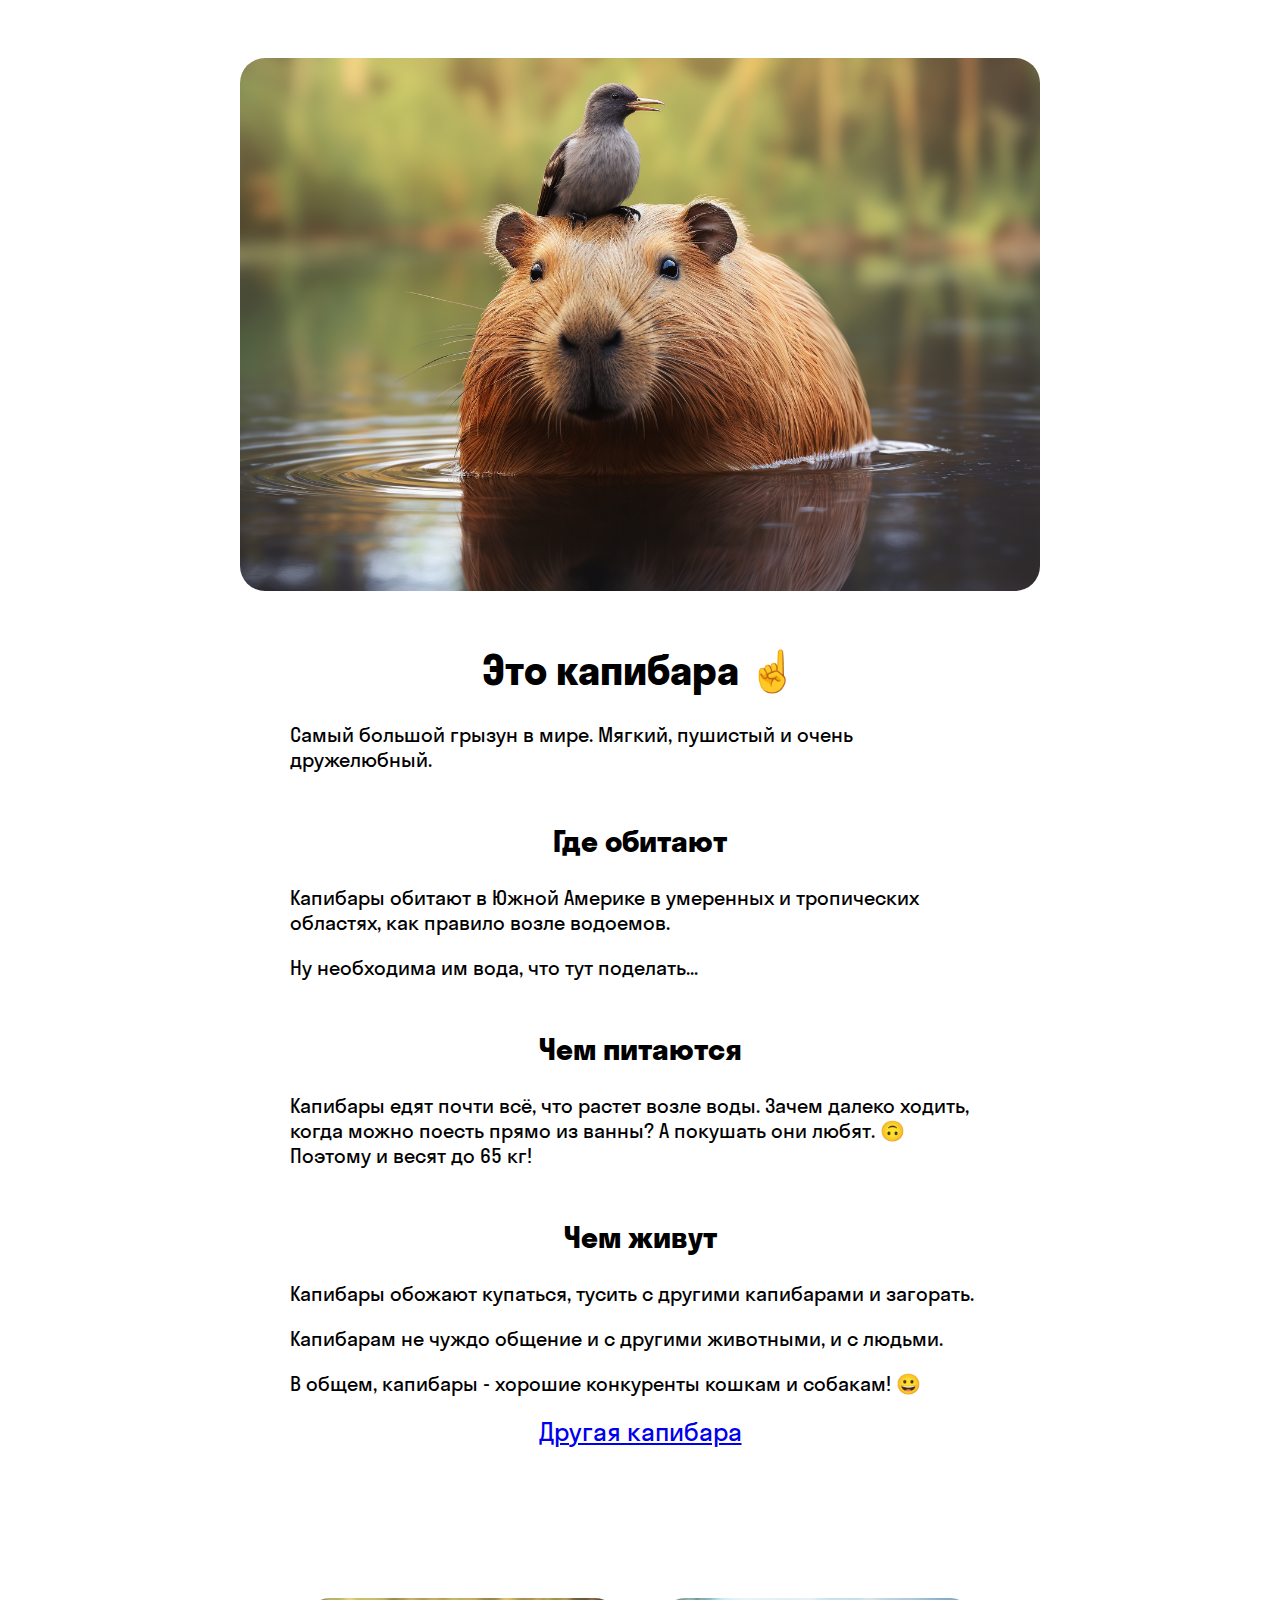
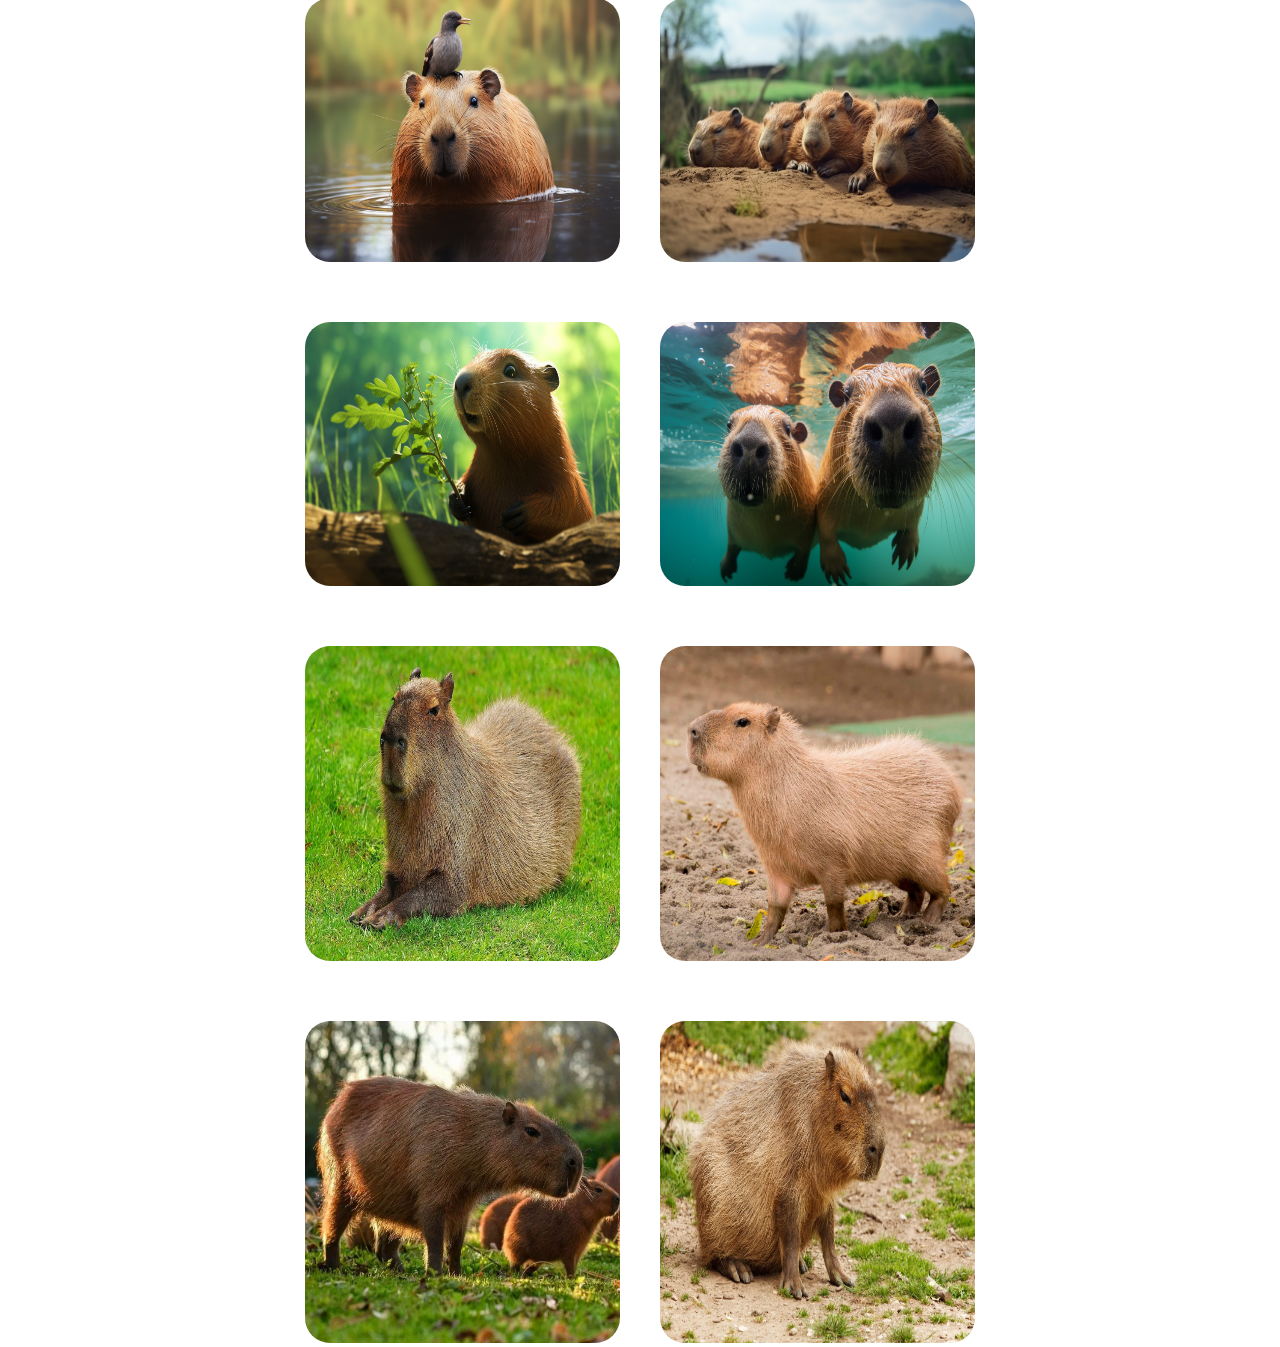
<file: index.html>
<!DOCTYPE html>
<html lang="en">
<head>
    <meta charset="UTF-8">
    <meta name="viewport" content="width=device-width, initial-scale=1.0">
    <title>Document</title>
    <link rel="stylesheet" href="./fonts/fonts.css">
    <link rel="stylesheet" href="./style.css">
</head>
<body>
    <img src="./images/1.png" alt="капибара1">
    <div>
        <h1>Это капибара ☝️</h1>
        <p>Самый большой грызун в мире. Мягкий, пушистый и очень дружелюбный.</p>
    </div>

    <div>
        <h2>Где обитают</h2>
        <p>Капибары обитают в Южной Америке в умеренных и тропических областях, как правило возле водоемов. </p>
        <p>Ну необходима им вода, что тут поделать...</p>
    </div>

    <div>
        <h2>Чем питаются</h2>
        <p>Капибары едят почти всё, что растет возле воды. Зачем далеко ходить, когда можно поесть прямо из ванны? А покушать они любят. 🙃 Поэтому и весят до 65 кг!
        </p>
    </div>

    <div>
        <h2>Чем живут</h2>
        <p>Капибары обожают купаться, тусить с другими капибарами и загорать.</p>
        <p>Капибарам не чуждо общение и с другими животными, и с людьми.</p>
        <p>В общем, капибары - хорошие конкуренты кошкам и собакам! 😀</p>
    </div>

    <a href="./capybara1.html">Другая капибара</a>

    <div class="galery">
        <div class="galeryItem"><img src="./images/1.png" alt="capybara1" class="capybaraImg"></div>
        <div class="galeryItem"><img src="./images/2.png" alt="capybara2" class="capybaraImg"></div>
        <div class="galeryItem"><img src="./images/3.png" alt="capybara3" class="capybaraImg"></div>
        <div class="galeryItem"><img src="./images/4.png" alt="capybara4" class="capybaraImg"></div>
        <div class="galeryItem"><img src="./images/5.jpg" alt="capybara5" class="capybaraImg"></div>
        <div class="galeryItem"><img src="./images/6.jpg" alt="capybara6" class="capybaraImg"></div>
        <div class="galeryItem"><img src="./images/7.png" alt="capybara7" class="capybaraImg"></div>
        <div class="galeryItem"><img src="./images/8.webp" alt="capybara8" class="capybaraImg"></div>
    </div>

</body>
</html>
</file>
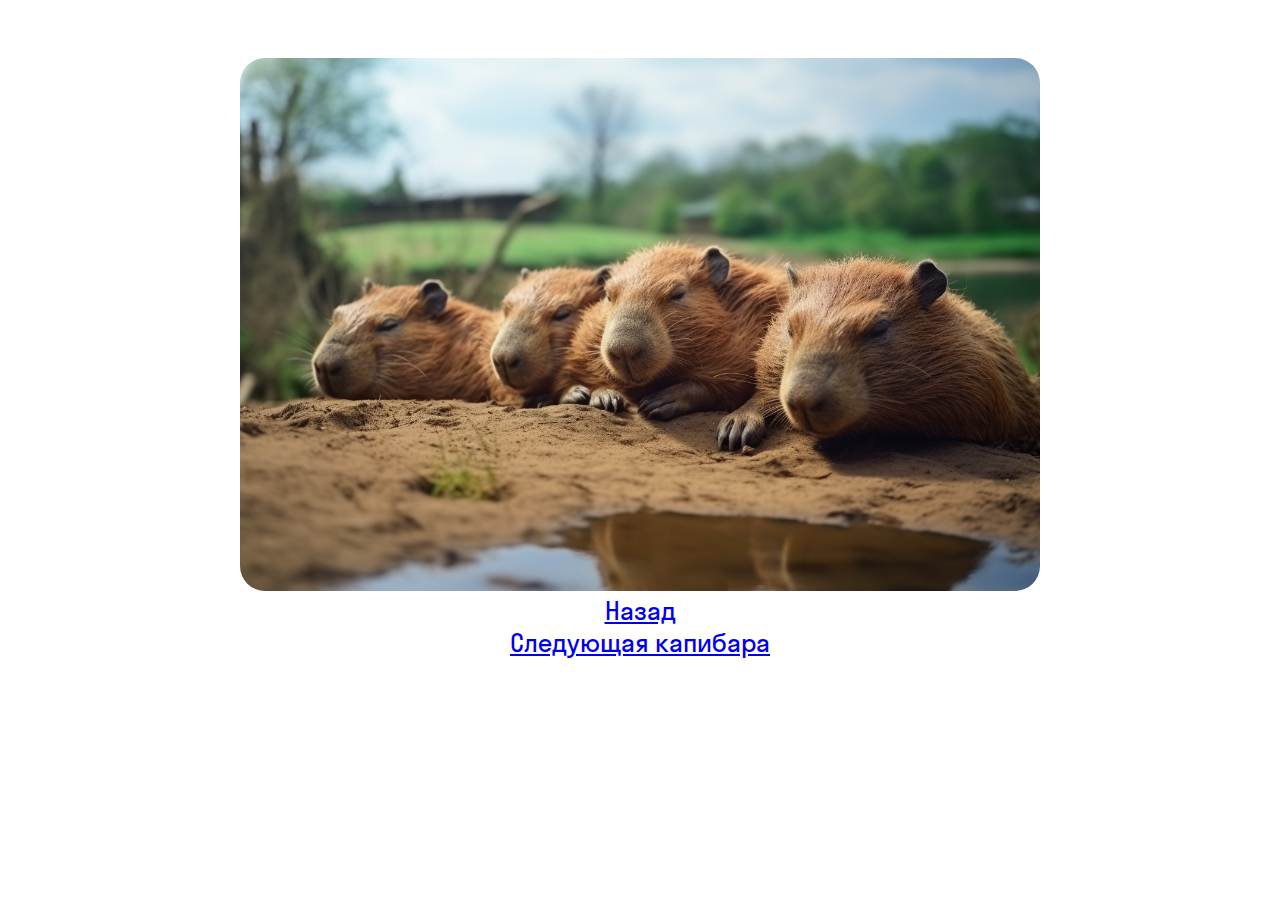
<file: capybara1.html>
<!DOCTYPE html>
<html lang="en">
<head>
    <meta charset="UTF-8">
    <meta name="viewport" content="width=device-width, initial-scale=1.0">
    <title>Document</title>
    <link rel="stylesheet" href="./fonts/fonts.css">
    <link rel="stylesheet" href="./style.css">
</head>

<body>
    <img src="./images/2.png" alt="капибара2">

    <a href="./index.html">Назад</a>
    <a href="./capybara2.html">Следующая капибара</a>

</body>
</html>
</file>
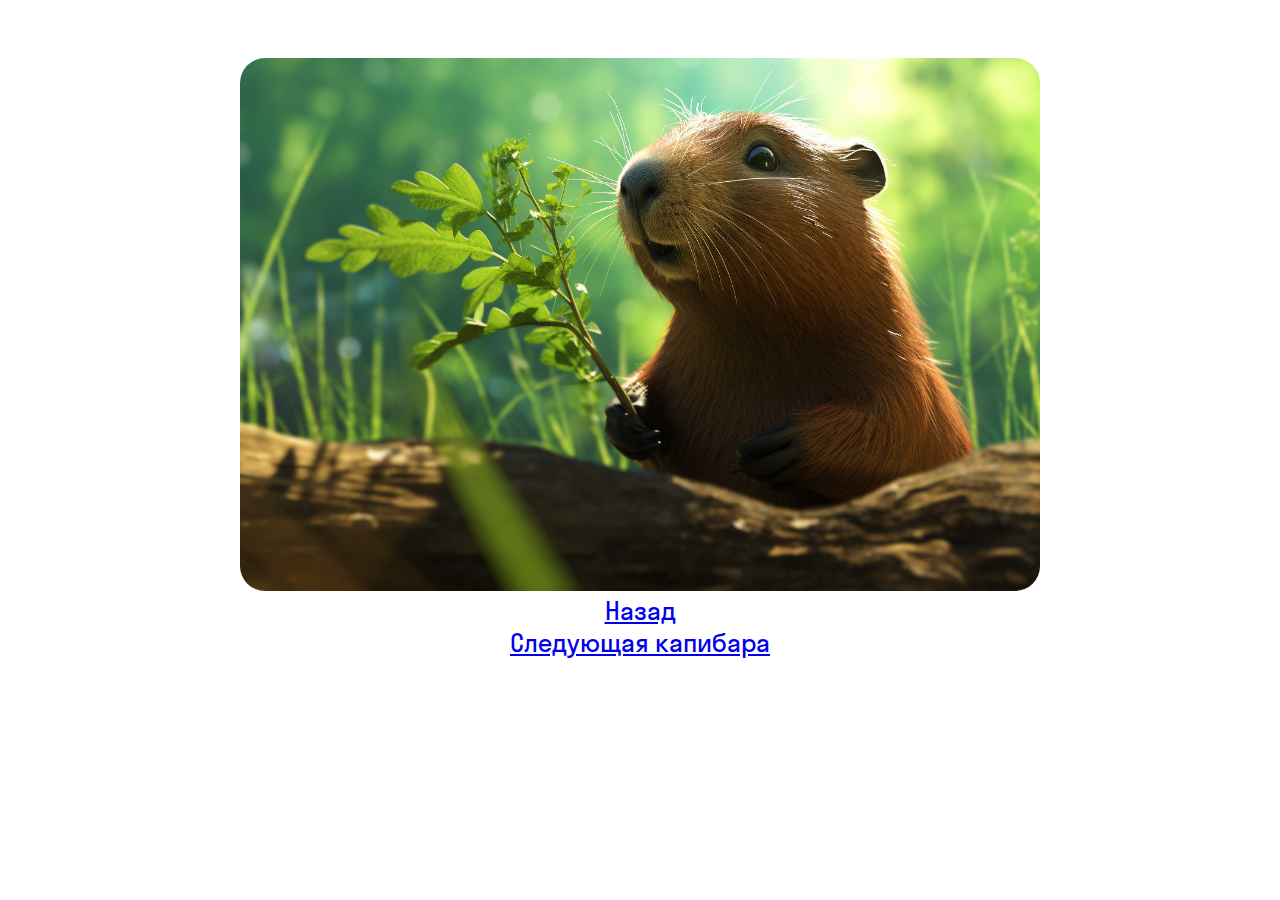
<file: capybara2.html>
<!DOCTYPE html>
<html lang="en">
<head>
    <meta charset="UTF-8">
    <meta name="viewport" content="width=device-width, initial-scale=1.0">
    <title>Document</title>
    <link rel="stylesheet" href="./fonts/fonts.css">
    <link rel="stylesheet" href="./style.css">
</head>
<body>
    <img src="./images/3.png" alt="капибара3">

    <a href="./capybara1.html">Назад</a>
    <a href="./capybara3.html">Следующая капибара</a>

</body>
</html>
</file>
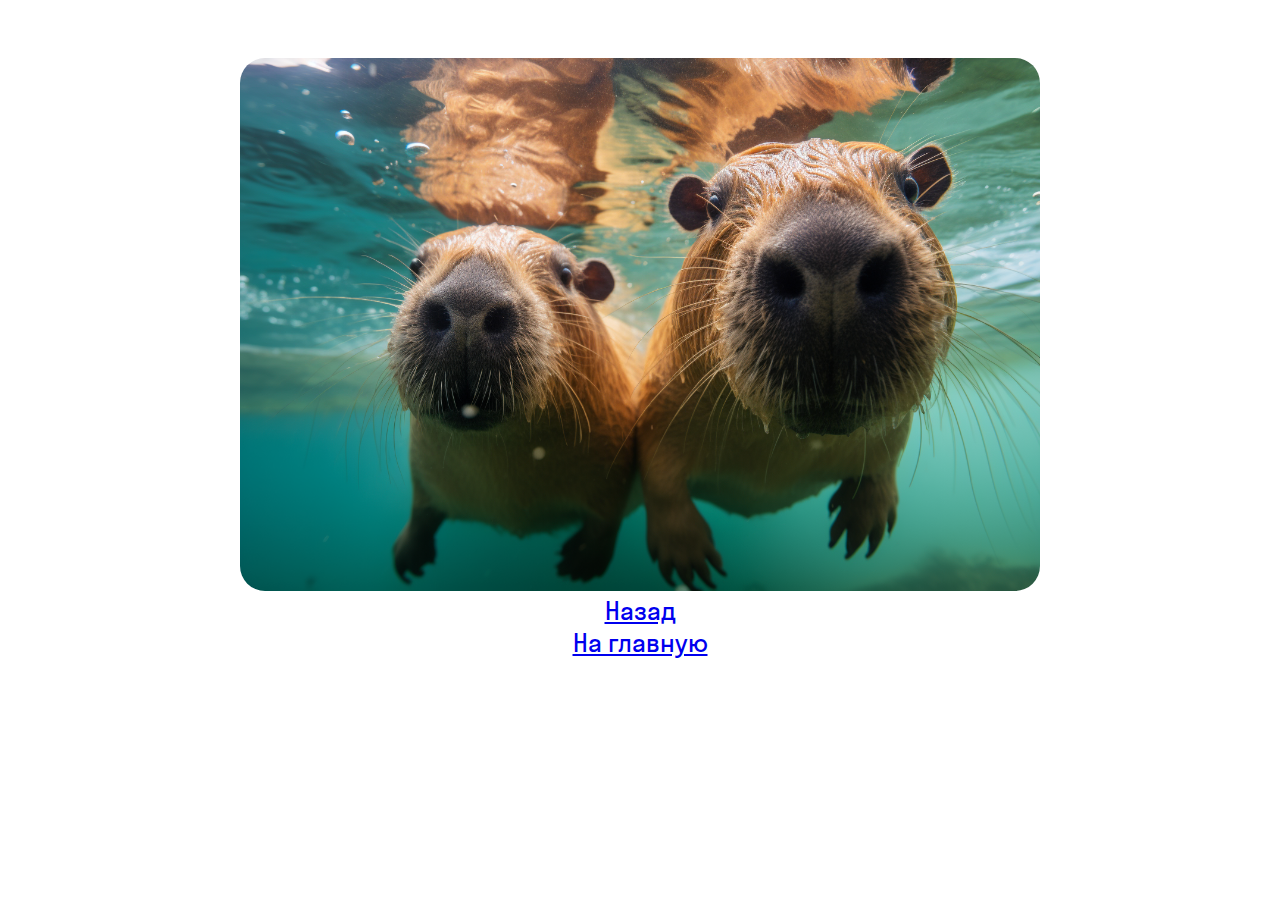
<file: capybara3.html>
<!DOCTYPE html>
<html lang="en">
<head>
    <meta charset="UTF-8">
    <meta name="viewport" content="width=device-width, initial-scale=1.0">
    <title>Document</title>
    <link rel="stylesheet" href="./fonts/fonts.css">
    <link rel="stylesheet" href="./style.css">
</head>
<body>
    <img src="./images/4.png" alt="капибара4">

    <a href="./capybara2.html">Назад</a>
    <a href="./index.html">На главную</a>

</body>
</html>
</file>
<file: fonts/fonts.css>
@font-face {
    font-family: 'StratosSkyeng';
    src: url('stratosskyengweb-regular.woff');
    src: url('stratosskyengweb-regular.woff2');
    font-weight: 400;
}

@font-face {
    font-family: 'StratosSkyeng';
    src: url('stratosskyengweb-medium.woff');
    src: url('stratosskyengweb-medium.woff2');
    font-weight: 500;
}

@font-face {
    font-family: 'StratosSkyeng';
    src: url('stratosskyengweb-bold.woff');
    src: url('stratosskyengweb-bold.woff2');
    font-weight: 700;
}
</file>
<file: style.css>
body {
    font-family: "StratosSkyeng";
    text-align: center;
}

img {
    width: 800px;
    border-radius: 25px;
    margin-top: 50px;
    max-width: 100%;
    height: 100%;
}

h1 {
    font-size: 40px;
}

h2{
    font-size: 30px;
}

p{
    font-size: 20px;
    text-align: left;
    margin-top: 15px;
}

div {
    max-width: 700px;
    margin-left: auto;
    margin-right: auto;
    margin-top: 50px;
}

a {
    font-size: 25px;
    display: block;
}

.galery{
    display: flex;
    flex-wrap: wrap;
    gap: 10px;
    
}

.galeryItem {
    max-width: 45%;
}
</file>
